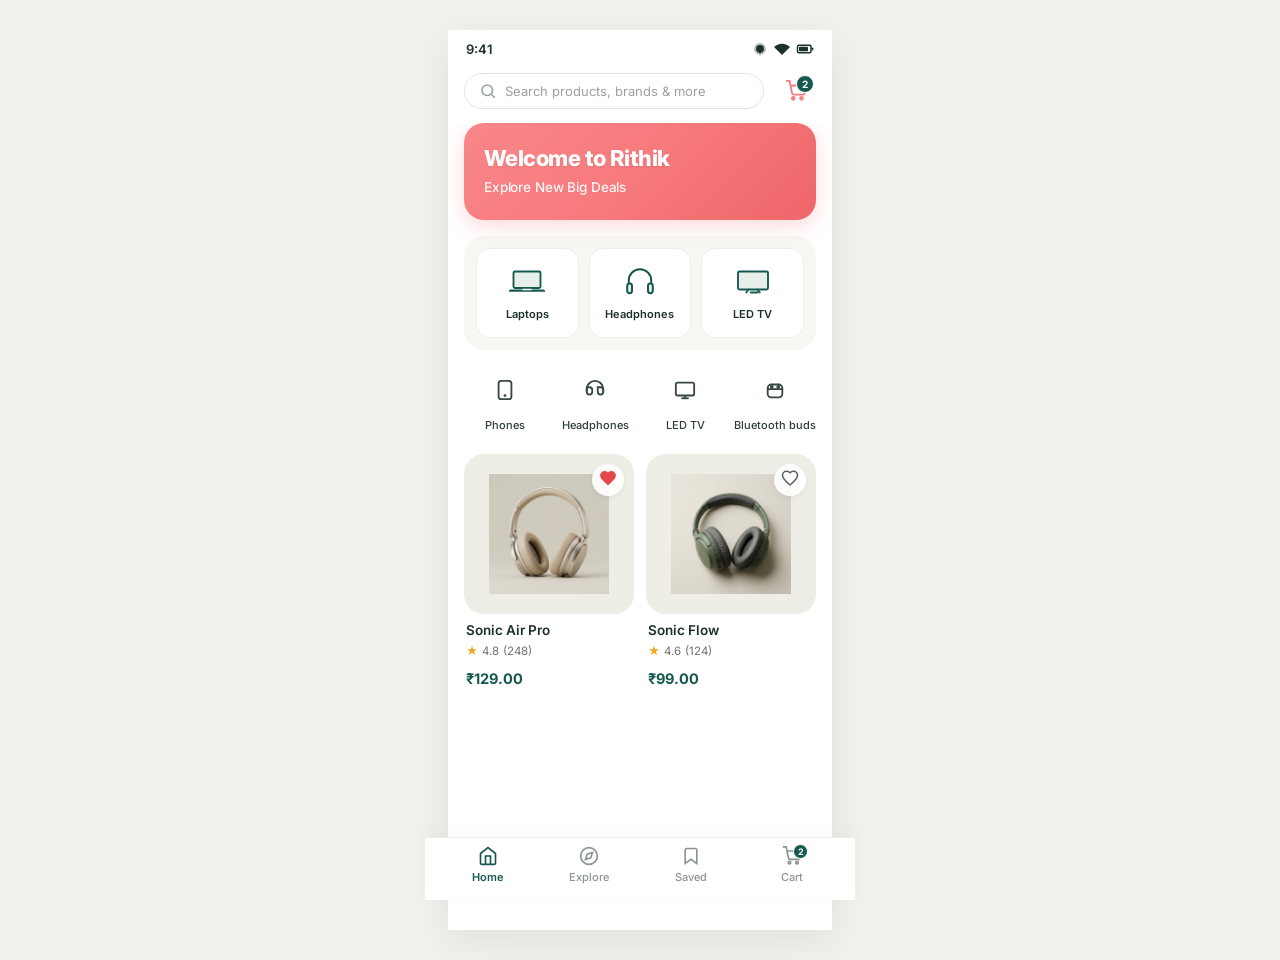
<file: index.html>
<!DOCTYPE html>
<html lang="en">
<head>
  <meta charset="UTF-8">
  <meta http-equiv="refresh" content="0; url=sonic-electronics/index.html">
  <title>Sonic Electronics</title>
  <script>
    window.location.replace("sonic-electronics/index.html");
  </script>
</head>
<body style="font-family: sans-serif; text-align: center; padding: 40px;">
  <p>Loading Sonic Electronics...</p>
  <p><a href="sonic-electronics/index.html">Click here if you are not redirected automatically.</a></p>
</body>
</html>
</file>
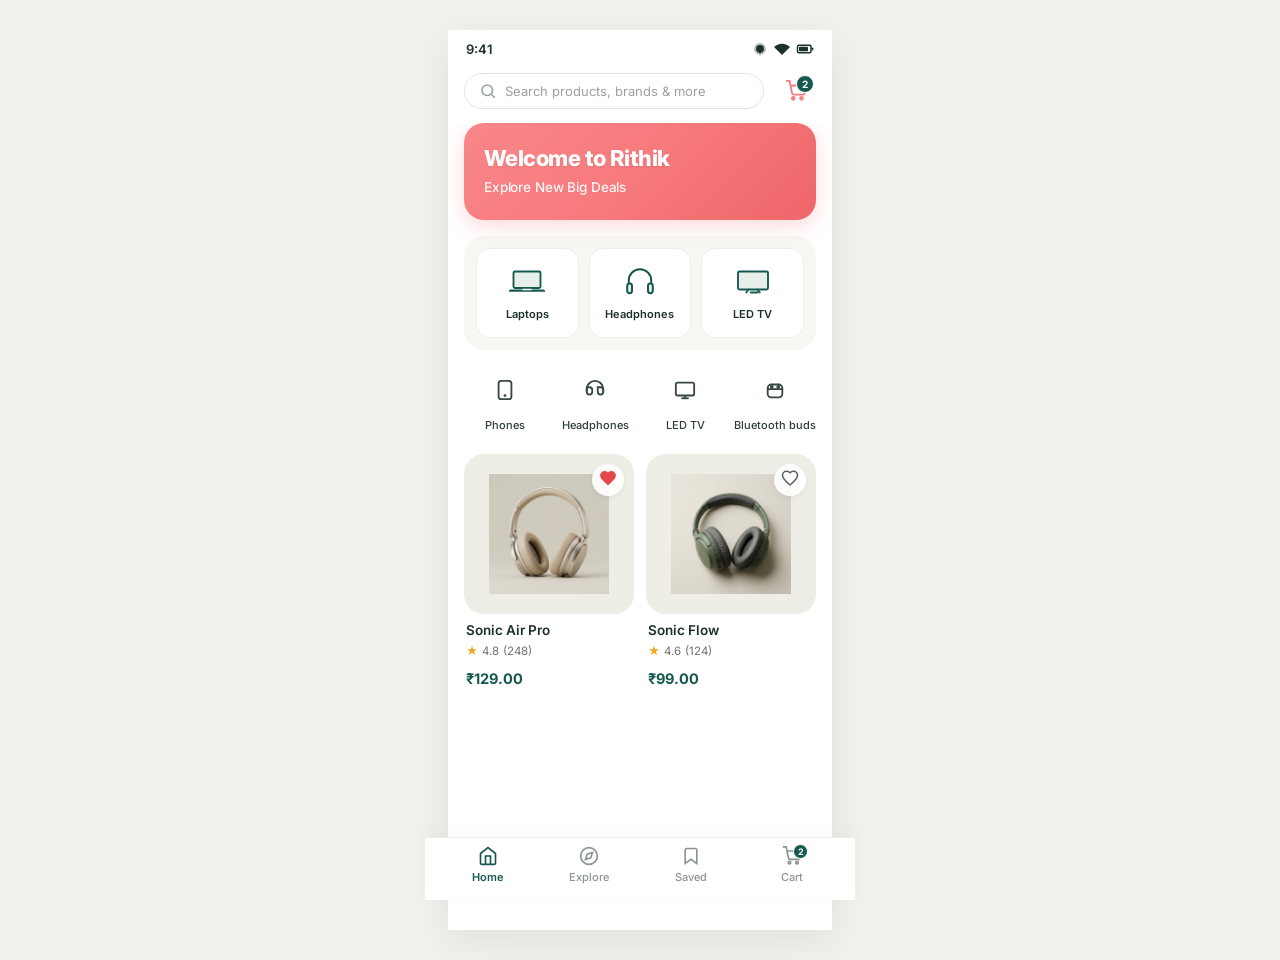
<file: sonic-electronics/index.html>
<!DOCTYPE html>
<html lang="en">
<head>
  <meta charset="UTF-8">
  <meta name="viewport" content="width=device-width, initial-scale=1.0">
  <meta name="description" content="Sonic Electronics — Explore high-fidelity wireless headphones, premium audio gear, and exclusive deals.">
  <title>Sonic Electronics — Home</title>
  <link rel="stylesheet" href="css/style.css">
  <script src="js/products-data.js" defer></script>
  <script src="js/state.js" defer></script>
  <script src="js/common.js" defer></script>
  <script src="js/home.js" defer></script>
</head>
<body>
  <div class="app-viewport">
    
    <!-- Top Mobile Status Bar (Figma Reference) -->
    <header class="status-bar" aria-label="System status">
      <span class="status-time">9:41</span>
      <div class="status-icons">
        <svg viewBox="0 0 24 24" fill="currentColor" width="16" height="16" aria-hidden="true">
          <path d="M12 3c-4.97 0-9 4.03-9 9 0 2.12.74 4.07 1.97 5.61L12 22l7.03-4.39C20.26 16.07 21 14.12 21 12c0-4.97-4.03-9-9-9z" opacity="0.3"/>
          <path d="M12 6a6 6 0 00-6 6c0 1.48.54 2.84 1.43 3.9L12 18.7l4.57-2.8A5.96 5.96 0 0018 12a6 6 0 00-6-6z"/>
        </svg>
        <svg viewBox="0 0 24 24" fill="currentColor" width="16" height="16" aria-hidden="true">
          <path d="M12 4C7.31 4 3.07 5.9 0 8.98L12 21 24 8.98C20.93 5.9 16.69 4 12 4z"/>
        </svg>
        <svg viewBox="0 0 24 24" fill="currentColor" width="18" height="18" aria-hidden="true">
          <rect x="2" y="7" width="18" height="10" rx="2" fill="none" stroke="currentColor" stroke-width="2"/>
          <rect x="4" y="9" width="12" height="6" rx="1"/>
          <path d="M22 11v2" stroke="currentColor" stroke-width="2" stroke-linecap="round"/>
        </svg>
      </div>
    </header>

    <!-- Main Site Header with Search Bar and Cart -->
    <header class="site-header">
      <div class="search-box-wrapper">
        <span class="search-icon" aria-hidden="true">
          <svg viewBox="0 0 24 24" fill="none" stroke="currentColor" stroke-width="2.2" width="18" height="18">
            <circle cx="11" cy="11" r="7"/>
            <line x1="21" y1="21" x2="16.65" y2="16.65"/>
          </svg>
        </span>
        <input 
          type="search" 
          id="home-search-input"
          class="header-search-input" 
          placeholder="Search products, brands & more" 
          aria-label="Search products, brands and more"
        >
      </div>
      <a href="cart.html" class="cart-icon-btn" aria-label="Shopping Cart">
        <svg viewBox="0 0 24 24" fill="none" stroke="currentColor" stroke-width="2" width="22" height="22">
          <circle cx="9" cy="20" r="1.5"/>
          <circle cx="18" cy="20" r="1.5"/>
          <path d="M1 1h4l2.68 13.39a2 2 0 0 0 2 1.61h9.72a2 2 0 0 0 2-1.61L23 6H6"/>
        </svg>
        <span class="cart-badge" data-cart-badge style="display: none;">0</span>
      </a>
    </header>

    <!-- Home Scrollable Content -->
    <main class="home-container">
      
      <!-- Coral Promotional Banner -->
      <section class="welcome-banner" aria-label="Welcome announcement">
        <h1>Welcome to Rithik</h1>
        <p>Explore New Big Deals</p>
      </section>

      <!-- Category Showcase Section -->
      <section class="category-showcase" aria-label="Product categories">
        
        <!-- Top category tiles container -->
        <div class="category-top-cards">
          <a href="products.html?category=Laptops" class="cat-top-card" data-category-target="Laptops" aria-label="View Laptops">
            <div class="cat-visual">
              <svg viewBox="0 0 48 36" width="36" height="28" fill="none">
                <rect x="6" y="4" width="36" height="22" rx="2" stroke="#17594F" stroke-width="2.5" fill="#E7EFEB"/>
                <path d="M2 28h44a2 2 0 0 1 2 2v1H0v-1a2 2 0 0 1 2-2z" fill="#17594F"/>
                <line x1="18" y1="28" x2="30" y2="28" stroke="#FFFFFF" stroke-width="2"/>
              </svg>
            </div>
            <span>Laptops</span>
          </a>

          <a href="products.html?category=Headphones" class="cat-top-card" data-category-target="Headphones" aria-label="View Headphones">
            <div class="cat-visual">
              <svg viewBox="0 0 40 40" width="32" height="32" fill="none" stroke="#17594F" stroke-width="2.5">
                <path d="M6 22v-4a14 14 0 0 1 28 0v4"/>
                <rect x="4" y="22" width="6" height="12" rx="3" fill="#E7EFEB"/>
                <rect x="30" y="22" width="6" height="12" rx="3" fill="#E7EFEB"/>
              </svg>
            </div>
            <span>Headphones</span>
          </a>

          <a href="products.html?category=LED+TV" class="cat-top-card" data-category-target="LED TV" aria-label="View LED TV">
            <div class="cat-visual">
              <svg viewBox="0 0 48 36" width="36" height="28" fill="none">
                <rect x="4" y="4" width="40" height="24" rx="2" stroke="#17594F" stroke-width="2.5" fill="#E7EFEB"/>
                <path d="M18 28l-3 4m15-4l3 4m-12 0h9" stroke="#17594F" stroke-width="2.5" stroke-linecap="round"/>
              </svg>
            </div>
            <span>LED TV</span>
          </a>
        </div>

        <!-- Minimalist bottom icon category list -->
        <div class="category-minimal-list">
          <a href="products.html?category=Phones" class="cat-min-item" data-category-target="Phones">
            <div class="cat-min-icon">
              <svg viewBox="0 0 24 24" fill="none" stroke="currentColor" stroke-width="2" width="22" height="22">
                <rect x="5" y="2" width="14" height="20" rx="3"/>
                <line x1="12" y1="18" x2="12.01" y2="18" stroke-width="3" stroke-linecap="round"/>
              </svg>
            </div>
            <span class="cat-min-label">Phones</span>
          </a>

          <a href="products.html?category=Headphones" class="cat-min-item" data-category-target="Headphones">
            <div class="cat-min-icon">
              <svg viewBox="0 0 24 24" fill="none" stroke="currentColor" stroke-width="2" width="22" height="22">
                <path d="M3 14v-3a9 9 0 0 1 18 0v3"/>
                <path d="M3 14a3 3 0 0 0 3 3h0a3 3 0 0 0 3-3v-2a3 3 0 0 0-3-3H3v5zM15 14a3 3 0 0 0 3 3h0a3 3 0 0 0 3-3v-2a3 3 0 0 0-3-3h-3v5z"/>
              </svg>
            </div>
            <span class="cat-min-label">Headphones</span>
          </a>

          <a href="products.html?category=LED+TV" class="cat-min-item" data-category-target="LED TV">
            <div class="cat-min-icon">
              <svg viewBox="0 0 24 24" fill="none" stroke="currentColor" stroke-width="2" width="22" height="22">
                <rect x="2" y="4" width="20" height="14" rx="2"/>
                <line x1="8" y1="21" x2="16" y2="21"/>
                <line x1="12" y1="18" x2="12" y2="21"/>
              </svg>
            </div>
            <span class="cat-min-label">LED TV</span>
          </a>

          <a href="products.html?category=Bluetooth+Buds" class="cat-min-item" data-category-target="Bluetooth Buds">
            <div class="cat-min-icon">
              <svg viewBox="0 0 24 24" fill="none" stroke="currentColor" stroke-width="2" width="22" height="22">
                <rect x="4" y="6" width="16" height="14" rx="4"/>
                <path d="M4 11h16"/>
                <circle cx="8.5" cy="8.5" r="1" fill="currentColor"/>
                <circle cx="15.5" cy="8.5" r="1" fill="currentColor"/>
              </svg>
            </div>
            <span class="cat-min-label">Bluetooth buds</span>
          </a>
        </div>

      </section>

      <!-- Featured Headphone Products Section -->
      <section class="featured-products-section" aria-label="Featured Headphones">
        <div id="featured-products-grid" class="product-grid">
          <!-- Populated dynamically by js/home.js -->
        </div>
      </section>

    </main>

    <!-- Mobile Bottom Navigation Bar (Figma Reference) -->
    <nav class="bottom-nav-bar" aria-label="Bottom Navigation">
      <a href="index.html" class="bottom-nav-item active" data-nav="home">
        <svg viewBox="0 0 24 24" fill="none" stroke="currentColor" stroke-width="2" width="20" height="20">
          <path d="M3 9l9-7 9 7v11a2 2 0 0 1-2 2H5a2 2 0 0 1-2-2z"/>
          <polyline points="9 22 9 12 15 12 15 22"/>
        </svg>
        <span>Home</span>
      </a>

      <a href="products.html" class="bottom-nav-item" data-nav="explore">
        <svg viewBox="0 0 24 24" fill="none" stroke="currentColor" stroke-width="2" width="20" height="20">
          <circle cx="12" cy="12" r="10"/>
          <polygon points="16.24 7.76 14.12 14.12 7.76 16.24 9.88 9.88 16.24 7.76"/>
        </svg>
        <span>Explore</span>
      </a>

      <a href="products.html?filter=saved" class="bottom-nav-item" data-nav="saved">
        <svg viewBox="0 0 24 24" fill="none" stroke="currentColor" stroke-width="2" width="20" height="20">
          <path d="M19 21l-7-5-7 5V5a2 2 0 0 1 2-2h10a2 2 0 0 1 2 2z"/>
        </svg>
        <span>Saved</span>
      </a>

      <a href="cart.html" class="bottom-nav-item" data-nav="cart">
        <svg viewBox="0 0 24 24" fill="none" stroke="currentColor" stroke-width="2" width="20" height="20">
          <circle cx="9" cy="20" r="1.5"/>
          <circle cx="18" cy="20" r="1.5"/>
          <path d="M1 1h4l2.68 13.39a2 2 0 0 0 2 1.61h9.72a2 2 0 0 0 2-1.61L23 6H6"/>
        </svg>
        <span>Cart</span>
        <span class="bottom-nav-badge" data-cart-badge style="display: none;">0</span>
      </a>
    </nav>

  </div>
</body>
</html>
</file>
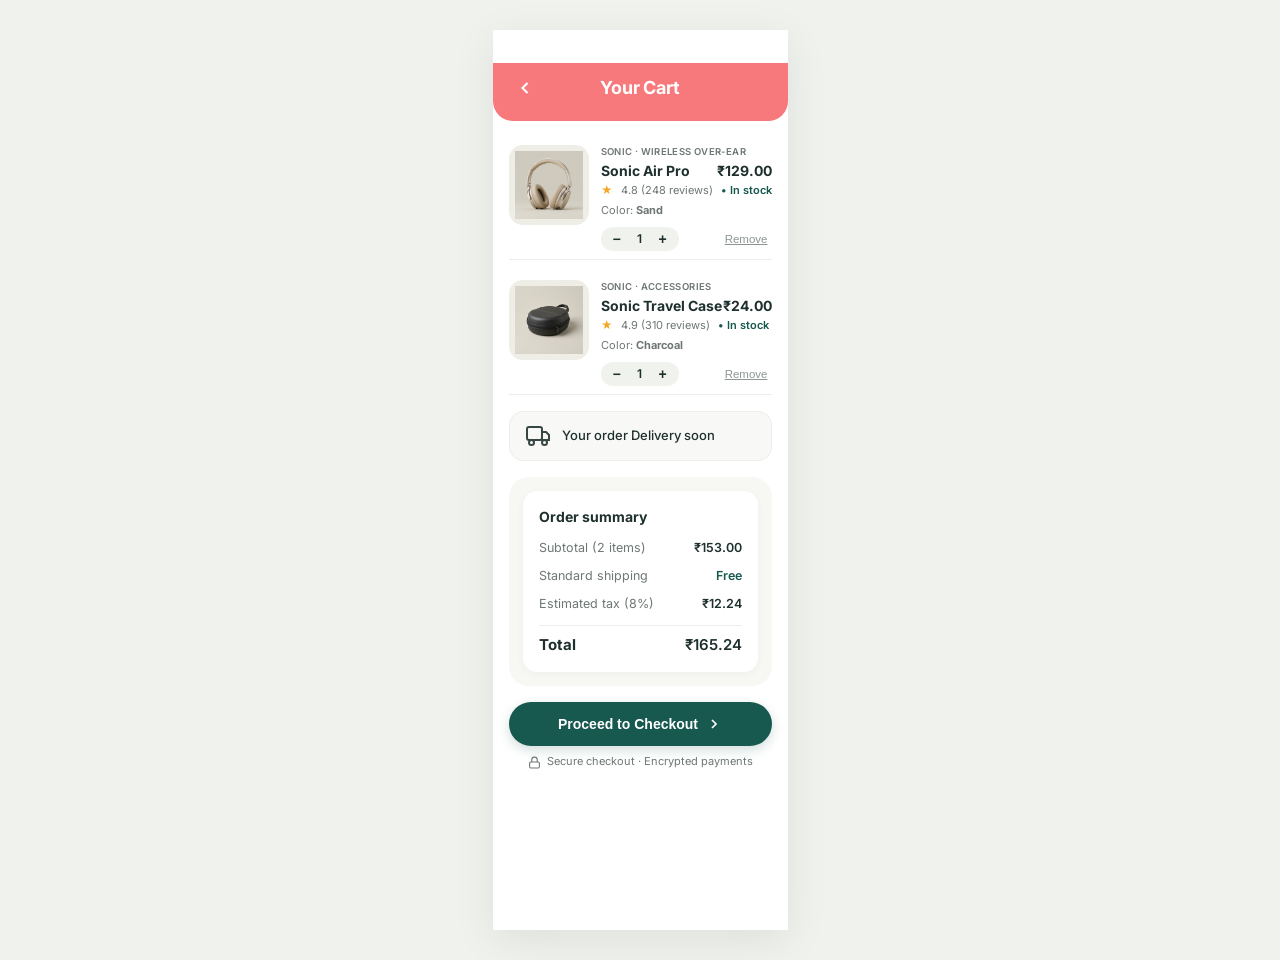
<file: sonic-electronics/cart.html>
<!DOCTYPE html>
<html lang="en">
<head>
  <meta charset="UTF-8">
  <meta name="viewport" content="width=device-width, initial-scale=1.0">
  <meta name="description" content="Sonic Electronics — Review your shopping cart, manage quantities, and proceed to secure checkout.">
  <title>Sonic Electronics — Your Cart</title>
  <link rel="stylesheet" href="css/style.css">
  <script src="js/products-data.js" defer></script>
  <script src="js/state.js" defer></script>
  <script src="js/common.js" defer></script>
  <script src="js/cart.js" defer></script>
</head>
<body>
  <div class="app-viewport">
    
    <!-- Top Mobile Status Bar in White over Coral -->
    <header class="status-bar coral-header" aria-label="System status">
      <span class="status-time">9:41</span>
      <div class="status-icons">
        <svg viewBox="0 0 24 24" fill="currentColor" width="16" height="16" aria-hidden="true">
          <path d="M12 3c-4.97 0-9 4.03-9 9 0 2.12.74 4.07 1.97 5.61L12 22l7.03-4.39C20.26 16.07 21 14.12 21 12c0-4.97-4.03-9-9-9z" opacity="0.4"/>
          <path d="M12 6a6 6 0 00-6 6c0 1.48.54 2.84 1.43 3.9L12 18.7l4.57-2.8A5.96 5.96 0 0018 12a6 6 0 00-6-6z"/>
        </svg>
        <svg viewBox="0 0 24 24" fill="currentColor" width="16" height="16" aria-hidden="true">
          <path d="M12 4C7.31 4 3.07 5.9 0 8.98L12 21 24 8.98C20.93 5.9 16.69 4 12 4z"/>
        </svg>
        <svg viewBox="0 0 24 24" fill="currentColor" width="18" height="18" aria-hidden="true">
          <rect x="2" y="7" width="18" height="10" rx="2" fill="none" stroke="currentColor" stroke-width="2"/>
          <rect x="4" y="9" width="12" height="6" rx="1"/>
          <path d="M22 11v2" stroke="currentColor" stroke-width="2" stroke-linecap="round"/>
        </svg>
      </div>
    </header>

    <!-- Coral Rounded Header (Figma Screen 4) -->
    <header class="coral-curved-header">
      <a href="products.html" class="coral-back-btn" aria-label="Go back to products">
        <svg viewBox="0 0 24 24" fill="none" stroke="currentColor" stroke-width="2.5" width="20" height="20">
          <polyline points="15 18 9 12 15 6"/>
        </svg>
      </a>
      <h1 class="coral-header-title">Your Cart</h1>
    </header>

    <!-- Cart Scrollable Content -->
    <main class="cart-content-container">
      
      <!-- Cart Items List -->
      <section class="cart-items-list" id="cart-items-container" aria-label="Items in your cart">
        <!-- Rendered dynamically by js/cart.js -->
      </section>

      <!-- Empty Cart Message (if all items removed) -->
      <div id="cart-empty-state" class="empty-cart-state" style="display: none;">
        <div class="empty-cart-icon">
          <svg viewBox="0 0 24 24" fill="none" stroke="currentColor" stroke-width="2" width="28" height="28">
            <circle cx="9" cy="20" r="1.5"/>
            <circle cx="18" cy="20" r="1.5"/>
            <path d="M1 1h4l2.68 13.39a2 2 0 0 0 2 1.61h9.72a2 2 0 0 0 2-1.61L23 6H6"/>
          </svg>
        </div>
        <h3 style="font-size: 16px; font-weight: 700;">Your cart is empty</h3>
        <p style="font-size: 12.5px; color: var(--secondary-text);">Explore our premium headphones and accessories to add items to your cart.</p>
        <a href="products.html" class="btn-primary-action" style="max-width: 200px; margin-top: 10px;">Browse Products</a>
      </div>

      <!-- Delivery Status Banner (Figma Screen 4) -->
      <section class="delivery-status-banner" aria-label="Delivery status">
        <div class="delivery-truck-icon">
          <svg viewBox="0 0 24 24" fill="none" stroke="currentColor" stroke-width="2" width="24" height="24">
            <rect x="1" y="3" width="15" height="13" rx="2"/>
            <polygon points="16 8 20 8 23 11 23 16 16 16 16 8"/>
            <circle cx="5.5" cy="18.5" r="2.5"/>
            <circle cx="18.5" cy="18.5" r="2.5"/>
          </svg>
        </div>
        <span class="delivery-status-text">Your order Delivery soon</span>
      </section>

      <!-- Order Summary Box inside Gray Container (Figma Screen 4) -->
      <section class="summary-container-box" id="cart-summary-box" aria-label="Order summary">
        <div class="summary-white-card">
          <h3 class="summary-card-title">Order summary</h3>
          
          <div class="summary-row">
            <span id="summary-subtotal-label">Subtotal (2 items)</span>
            <span class="summary-value" id="summary-subtotal-val">₹153.00</span>
          </div>

          <div class="summary-row">
            <span>Standard shipping</span>
            <span class="summary-value" id="summary-shipping-val">
              <span class="free-shipping-tag">Free</span>
            </span>
          </div>

          <div class="summary-row">
            <span>Estimated tax (8%)</span>
            <span class="summary-value" id="summary-tax-val">₹12.24</span>
          </div>

          <div class="summary-row total-row">
            <span>Total</span>
            <span class="summary-value" id="summary-total-val">₹165.24</span>
          </div>
        </div>
      </section>

      <!-- Checkout Actions -->
      <div id="checkout-action-wrap">
        <button type="button" class="btn-primary-action" id="btn-proceed-checkout">
          <span>Proceed to Checkout</span>
          <svg viewBox="0 0 24 24" fill="none" stroke="currentColor" stroke-width="2.5" width="16" height="16">
            <polyline points="9 18 15 12 9 6"/>
          </svg>
        </button>

        <div class="secure-checkout-label">
          <svg viewBox="0 0 24 24" fill="none" stroke="currentColor" stroke-width="2" width="13" height="13">
            <rect x="3" y="11" width="18" height="11" rx="2" ry="2"/>
            <path d="M7 11V7a5 5 0 0 1 10 0v4"/>
          </svg>
          <span>Secure checkout · Encrypted payments</span>
        </div>
      </div>

    </main>

    <!-- Checkout Modal Dialog -->
    <div class="modal-overlay" id="checkout-modal" role="dialog" aria-modal="true" aria-labelledby="checkout-title">
      <div class="checkout-sheet">
        <div class="sheet-header">
          <h3 id="checkout-title">Demo Checkout</h3>
          <button type="button" class="sheet-close-btn" id="checkout-modal-close" aria-label="Close modal">×</button>
        </div>

        <form id="demo-checkout-form">
          <div class="form-group">
            <label for="input-customer-name">Full Name</label>
            <input type="text" id="input-customer-name" class="form-control" value="Alex Morgan" required>
          </div>

          <div class="form-group">
            <label for="input-address">Delivery Address</label>
            <textarea id="input-address" class="form-control" rows="2" required>18 Spring St&#10;New York, NY 10012</textarea>
          </div>

          <div class="form-group">
            <label for="input-card">Demo Card Details</label>
            <input type="text" id="input-card" class="form-control" value="•••• •••• •••• 4242  (Demo)" disabled>
          </div>

          <p style="font-size: 11px; color: var(--secondary-text); margin-bottom: 16px;">
            This is a safe demonstration checkout flow. No real charges or payment credentials are processed.
          </p>

          <button type="submit" class="btn-primary-action">
            <span>Confirm Demo Payment</span>
            <svg viewBox="0 0 24 24" fill="none" stroke="currentColor" stroke-width="2.5" width="16" height="16">
              <polyline points="20 6 9 17 4 12"/>
            </svg>
          </button>
        </form>
      </div>
    </div>

  </div>
</body>
</html>
</file>
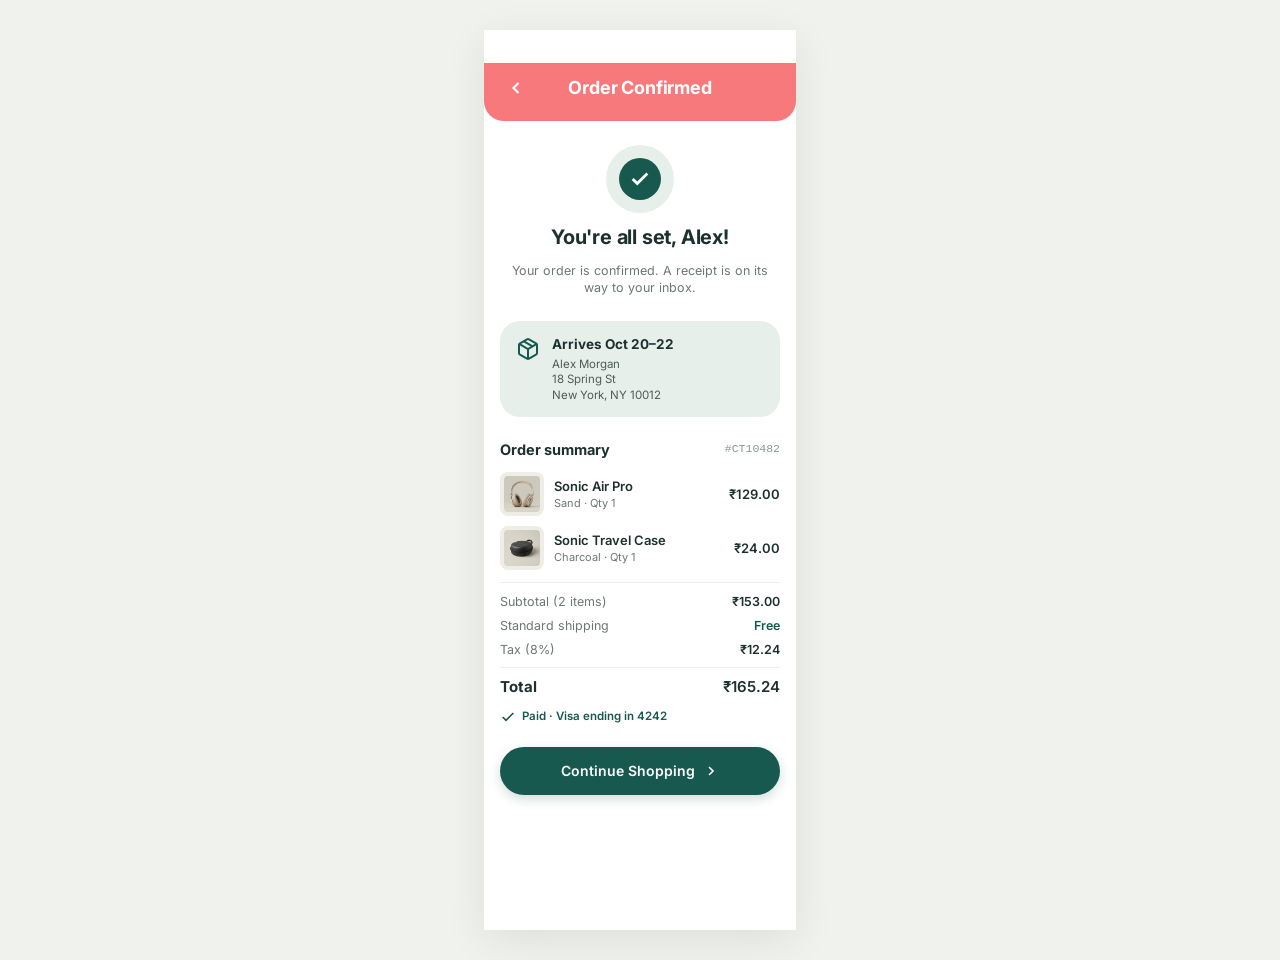
<file: sonic-electronics/order-confirmation.html>
<!DOCTYPE html>
<html lang="en">
<head>
  <meta charset="UTF-8">
  <meta name="viewport" content="width=device-width, initial-scale=1.0">
  <meta name="description" content="Sonic Electronics — Order Confirmation and delivery tracking summary.">
  <title>Sonic Electronics — Order Confirmed</title>
  <link rel="stylesheet" href="css/style.css">
  <script src="js/products-data.js" defer></script>
  <script src="js/state.js" defer></script>
  <script src="js/common.js" defer></script>
  <script src="js/order-confirmation.js" defer></script>
</head>
<body>
  <div class="app-viewport">
    
    <!-- Top Mobile Status Bar in White over Coral -->
    <header class="status-bar coral-header" aria-label="System status">
      <span class="status-time">9:41</span>
      <div class="status-icons">
        <svg viewBox="0 0 24 24" fill="currentColor" width="16" height="16" aria-hidden="true">
          <path d="M12 3c-4.97 0-9 4.03-9 9 0 2.12.74 4.07 1.97 5.61L12 22l7.03-4.39C20.26 16.07 21 14.12 21 12c0-4.97-4.03-9-9-9z" opacity="0.4"/>
          <path d="M12 6a6 6 0 00-6 6c0 1.48.54 2.84 1.43 3.9L12 18.7l4.57-2.8A5.96 5.96 0 0018 12a6 6 0 00-6-6z"/>
        </svg>
        <svg viewBox="0 0 24 24" fill="currentColor" width="16" height="16" aria-hidden="true">
          <path d="M12 4C7.31 4 3.07 5.9 0 8.98L12 21 24 8.98C20.93 5.9 16.69 4 12 4z"/>
        </svg>
        <svg viewBox="0 0 24 24" fill="currentColor" width="18" height="18" aria-hidden="true">
          <rect x="2" y="7" width="18" height="10" rx="2" fill="none" stroke="currentColor" stroke-width="2"/>
          <rect x="4" y="9" width="12" height="6" rx="1"/>
          <path d="M22 11v2" stroke="currentColor" stroke-width="2" stroke-linecap="round"/>
        </svg>
      </div>
    </header>

    <!-- Coral Rounded Header (Figma Screen 5) -->
    <header class="coral-curved-header">
      <a href="index.html" class="coral-back-btn" aria-label="Go to Home">
        <svg viewBox="0 0 24 24" fill="none" stroke="currentColor" stroke-width="2.5" width="20" height="20">
          <polyline points="15 18 9 12 15 6"/>
        </svg>
      </a>
      <h1 class="coral-header-title">Order Confirmed</h1>
    </header>

    <!-- Confirmation Content Container -->
    <main class="confirmation-container">
      
      <!-- Checkmark Success Hero Section -->
      <section class="success-badge-section" aria-label="Success confirmation">
        <div class="checkmark-circle-outer">
          <div class="checkmark-circle-inner">
            <svg viewBox="0 0 24 24" fill="none" stroke="currentColor" stroke-width="3" width="22" height="22">
              <polyline points="20 6 9 17 4 12"/>
            </svg>
          </div>
        </div>

        <h2 class="success-title" id="confirm-greeting">You're all set, Alex!</h2>
        <p class="success-subtitle">Your order is confirmed. A receipt is on its way to your inbox.</p>
      </section>

      <!-- Arrival Delivery Card (Figma Screen 5) -->
      <section class="arrival-info-card" aria-label="Estimated arrival">
        <div class="arrival-icon-box">
          <svg viewBox="0 0 24 24" fill="none" stroke="currentColor" stroke-width="2" width="24" height="24">
            <line x1="16.5" y1="9.4" x2="7.55" y2="4.24"/>
            <path d="M21 16V8a2 2 0 0 0-1-1.73l-7-4a2 2 0 0 0-2 0l-7 4A2 2 0 0 0 3 8v8a2 2 0 0 0 1 1.73l7 4a2 2 0 0 0 2 0l7-4A2 2 0 0 0 21 16z"/>
            <polyline points="3.27 6.96 12 12.01 20.73 6.96"/>
            <line x1="12" y1="22.08" x2="12" y2="12"/>
          </svg>
        </div>
        <div class="arrival-text-block">
          <span class="arrival-date-text" id="confirm-delivery-window">Arrives Oct 20–22</span>
          <span class="arrival-address-text" id="confirm-address">Alex Morgan · 18 Spring St&#10;New York, NY 10012</span>
        </div>
      </section>

      <!-- Order Summary Card (Figma Screen 5) -->
      <section class="confirm-summary-section" aria-label="Order summary breakdown">
        <div class="confirm-summary-header">
          <h4>Order summary</h4>
          <span class="confirm-order-id" id="confirm-order-id">#CT10482</span>
        </div>

        <!-- Purchased Items List -->
        <div class="confirm-items-list" id="confirm-items-list">
          <!-- Rendered dynamically by js/order-confirmation.js -->
        </div>

        <!-- Totals & Payment Breakdown -->
        <div class="confirm-totals-box">
          <div class="summary-row">
            <span>Subtotal (2 items)</span>
            <span class="summary-value" id="confirm-subtotal">₹153.00</span>
          </div>

          <div class="summary-row">
            <span>Standard shipping</span>
            <span class="summary-value" id="confirm-shipping">
              <span class="free-shipping-tag">Free</span>
            </span>
          </div>

          <div class="summary-row">
            <span>Tax (8%)</span>
            <span class="summary-value" id="confirm-tax">₹12.24</span>
          </div>

          <div class="summary-row total-row">
            <span>Total</span>
            <span class="summary-value" id="confirm-total">₹165.24</span>
          </div>

          <div class="payment-status-badge" id="confirm-payment-badge">
            <svg viewBox="0 0 24 24" fill="none" stroke="currentColor" stroke-width="2.5" width="16" height="16">
              <polyline points="20 6 9 17 4 12"/>
            </svg>
            <span>Paid · Visa ending in 4242</span>
          </div>
        </div>
      </section>

      <!-- Continue Shopping Button -->
      <a href="index.html" class="btn-primary-action" id="btn-continue-shopping">
        <span>Continue Shopping</span>
        <svg viewBox="0 0 24 24" fill="none" stroke="currentColor" stroke-width="2.5" width="16" height="16">
          <polyline points="9 18 15 12 9 6"/>
        </svg>
      </a>

    </main>

  </div>
</body>
</html>
</file>
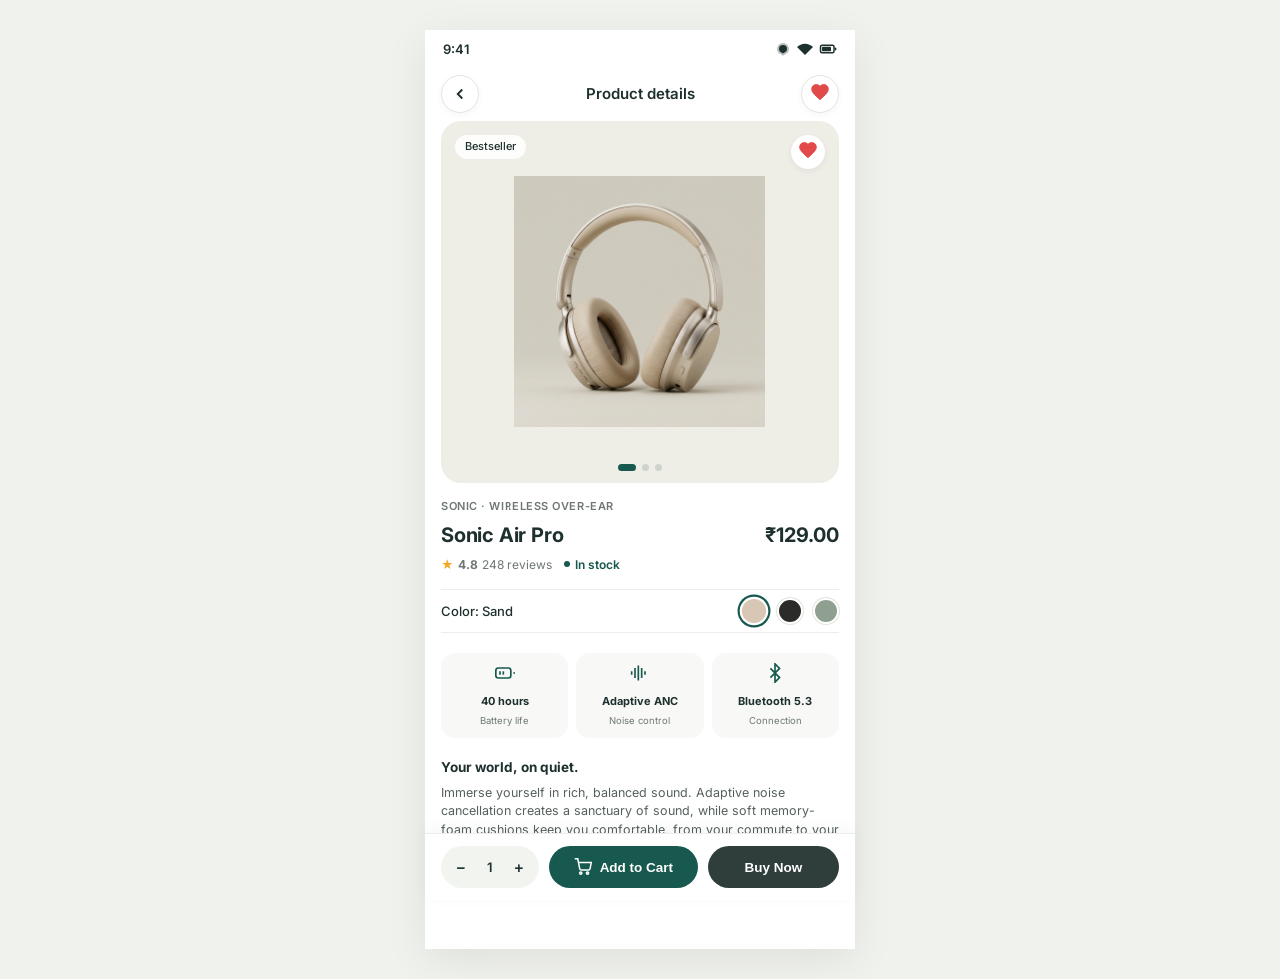
<file: sonic-electronics/product-details.html>
<!DOCTYPE html>
<html lang="en">
<head>
  <meta charset="UTF-8">
  <meta name="viewport" content="width=device-width, initial-scale=1.0">
  <meta name="description" content="Sonic Air Pro — Wireless Over-Ear Headphones with Adaptive Noise Cancellation and 40h battery.">
  <title>Sonic Electronics — Product Details</title>
  <link rel="stylesheet" href="css/style.css">
  <script src="js/products-data.js" defer></script>
  <script src="js/state.js" defer></script>
  <script src="js/common.js" defer></script>
  <script src="js/product-details.js" defer></script>
</head>
<body>
  <div class="app-viewport">
    
    <!-- Top Mobile Status Bar (Figma Reference) -->
    <header class="status-bar" aria-label="System status">
      <span class="status-time">9:41</span>
      <div class="status-icons">
        <svg viewBox="0 0 24 24" fill="currentColor" width="16" height="16" aria-hidden="true">
          <path d="M12 3c-4.97 0-9 4.03-9 9 0 2.12.74 4.07 1.97 5.61L12 22l7.03-4.39C20.26 16.07 21 14.12 21 12c0-4.97-4.03-9-9-9z" opacity="0.3"/>
          <path d="M12 6a6 6 0 00-6 6c0 1.48.54 2.84 1.43 3.9L12 18.7l4.57-2.8A5.96 5.96 0 0018 12a6 6 0 00-6-6z"/>
        </svg>
        <svg viewBox="0 0 24 24" fill="currentColor" width="16" height="16" aria-hidden="true">
          <path d="M12 4C7.31 4 3.07 5.9 0 8.98L12 21 24 8.98C20.93 5.9 16.69 4 12 4z"/>
        </svg>
        <svg viewBox="0 0 24 24" fill="currentColor" width="18" height="18" aria-hidden="true">
          <rect x="2" y="7" width="18" height="10" rx="2" fill="none" stroke="currentColor" stroke-width="2"/>
          <rect x="4" y="9" width="12" height="6" rx="1"/>
          <path d="M22 11v2" stroke="currentColor" stroke-width="2" stroke-linecap="round"/>
        </svg>
      </div>
    </header>

    <!-- Details Navigation Header (Figma Screen 3) -->
    <header class="details-header">
      <button type="button" class="circle-nav-btn" onclick="handleDetailBack()" aria-label="Go back">
        <svg viewBox="0 0 24 24" fill="none" stroke="currentColor" stroke-width="2.5" width="18" height="18">
          <polyline points="15 18 9 12 15 6"/>
        </svg>
      </button>

      <h1 class="details-title-heading">Product details</h1>

      <button 
        type="button" 
        class="circle-nav-btn" 
        id="top-wishlist-btn"
        data-wishlist-id="sonic-air-pro" 
        aria-label="Save to wishlist"
      >
        <span class="heart-icon">
          <svg viewBox="0 0 24 24" fill="none" stroke="currentColor" stroke-width="2" width="18" height="18">
            <path d="M12 21.35l-1.45-1.32C5.4 15.36 2 12.28 2 8.5 2 5.42 4.42 3 7.5 3c1.74 0 3.41.81 4.5 2.09C13.09 3.81 14.76 3 16.5 3 19.58 3 22 5.42 22 8.5c0 3.78-3.4 6.86-8.55 11.54L12 21.35z"/>
          </svg>
        </span>
      </button>
    </header>

    <!-- Details Content Container -->
    <main class="details-container">
      
      <!-- Large Rounded Hero Gallery Box -->
      <section class="details-hero-box" aria-label="Product image gallery">
        <span class="bestseller-badge" id="bestseller-badge">Bestseller</span>

        <button 
          type="button" 
          class="hero-wishlist-btn" 
          id="hero-wishlist-btn"
          data-wishlist-id="sonic-air-pro" 
          aria-label="Toggle wishlist"
        >
          <span class="heart-icon">
            <svg viewBox="0 0 24 24" fill="none" stroke="currentColor" stroke-width="2" width="18" height="18">
              <path d="M12 21.35l-1.45-1.32C5.4 15.36 2 12.28 2 8.5 2 5.42 4.42 3 7.5 3c1.74 0 3.41.81 4.5 2.09C13.09 3.81 14.76 3 16.5 3 19.58 3 22 5.42 22 8.5c0 3.78-3.4 6.86-8.55 11.54L12 21.35z"/>
            </svg>
          </span>
        </button>

        <img 
          id="details-hero-img" 
          src="assets/images/sonic-air-pro.jpg" 
          alt="Sonic Air Pro Wireless Headphones" 
          class="details-hero-img"
        />

        <!-- Pagination dots -->
        <div class="gallery-dots" aria-hidden="true">
          <div class="gallery-dot active"></div>
          <div class="gallery-dot"></div>
          <div class="gallery-dot"></div>
        </div>
      </section>

      <!-- Product Meta Block -->
      <section class="details-meta-block" aria-label="Product information">
        <span class="details-sub-category" id="details-sub-cat">SONIC · WIRELESS OVER-EAR</span>
        
        <div class="details-name-price-row">
          <h2 class="details-product-name" id="details-name">Sonic Air Pro</h2>
          <span class="details-product-price" id="details-price">₹129.00</span>
        </div>

        <div class="details-rating-stock-row">
          <div style="display: flex; align-items: center; gap: 4px;">
            <span class="star-icon">★</span>
            <strong id="details-rating">4.8</strong>
            <span id="details-reviews-count">(248 reviews)</span>
          </div>
          <span class="stock-indicator" id="details-stock">In stock</span>
        </div>
      </section>

      <!-- Color Selector -->
      <section class="color-picker-section" aria-label="Color options">
        <span class="color-picker-label" id="selected-color-label">Color: Sand</span>
        <div class="color-swatches-group" id="color-swatches-group">
          <!-- Rendered dynamically by js/product-details.js -->
        </div>
      </section>

      <!-- 3 Feature Highlight Pills -->
      <section class="features-pills-row" id="features-pills-row" aria-label="Product features">
        <!-- Rendered dynamically by js/product-details.js -->
      </section>

      <!-- Description Block -->
      <section class="details-description-block" aria-label="Product description">
        <h3 class="details-description-heading" id="details-tagline">Your world, on quiet.</h3>
        <p class="details-description-text" id="details-desc">
          Immerse yourself in rich, balanced sound. Adaptive noise cancellation creates a sanctuary of sound, while soft cushions keep you comfortable, from your commute to your last call.
        </p>
      </section>

    </main>

    <!-- Sticky Bottom Actions -->
    <div class="details-sticky-actions">
      <div class="qty-control" aria-label="Quantity selector">
        <button type="button" class="qty-btn" id="qty-minus-btn" aria-label="Decrease quantity">−</button>
        <span class="qty-display" id="qty-val">1</span>
        <button type="button" class="qty-btn" id="qty-plus-btn" aria-label="Increase quantity">+</button>
      </div>
      
      <button type="button" class="btn-add-to-cart" id="btn-add-to-cart">
        <svg viewBox="0 0 24 24" fill="none" stroke="currentColor" stroke-width="2" width="18" height="18">
          <circle cx="9" cy="20" r="1.5"/>
          <circle cx="18" cy="20" r="1.5"/>
          <path d="M1 1h4l2.68 13.39a2 2 0 0 0 2 1.61h9.72a2 2 0 0 0 2-1.61L23 6H6"/>
        </svg>
        <span>Add to Cart</span>
      </button>

      <button type="button" class="btn-add-to-cart" id="btn-buy-now" style="background-color: #2F3E3B; flex: 0.85;">
        <span>Buy Now</span>
      </button>
    </div>

  </div>
</body>
</html>
</file>
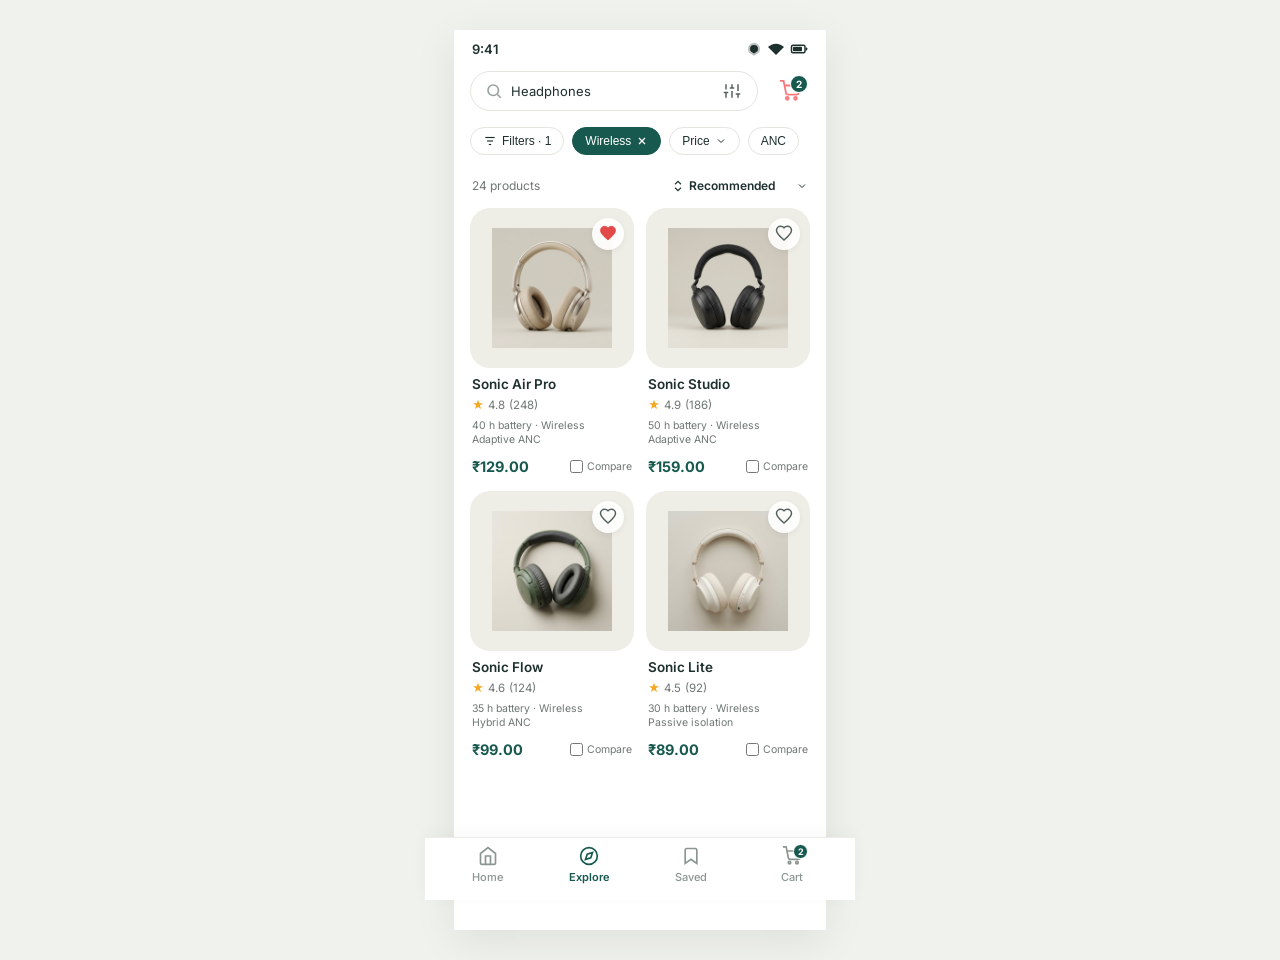
<file: sonic-electronics/products.html>
<!DOCTYPE html>
<html lang="en">
<head>
  <meta charset="UTF-8">
  <meta name="viewport" content="width=device-width, initial-scale=1.0">
  <meta name="description" content="Sonic Electronics — Explore wireless headphones, studio acoustics, and active noise cancelling audio gear.">
  <title>Sonic Electronics — Products</title>
  <link rel="stylesheet" href="css/style.css">
  <script src="js/products-data.js" defer></script>
  <script src="js/state.js" defer></script>
  <script src="js/common.js" defer></script>
  <script src="js/products.js" defer></script>
</head>
<body>
  <div class="app-viewport">
    
    <!-- Top Mobile Status Bar (Figma Reference) -->
    <header class="status-bar" aria-label="System status">
      <span class="status-time">9:41</span>
      <div class="status-icons">
        <svg viewBox="0 0 24 24" fill="currentColor" width="16" height="16" aria-hidden="true">
          <path d="M12 3c-4.97 0-9 4.03-9 9 0 2.12.74 4.07 1.97 5.61L12 22l7.03-4.39C20.26 16.07 21 14.12 21 12c0-4.97-4.03-9-9-9z" opacity="0.3"/>
          <path d="M12 6a6 6 0 00-6 6c0 1.48.54 2.84 1.43 3.9L12 18.7l4.57-2.8A5.96 5.96 0 0018 12a6 6 0 00-6-6z"/>
        </svg>
        <svg viewBox="0 0 24 24" fill="currentColor" width="16" height="16" aria-hidden="true">
          <path d="M12 4C7.31 4 3.07 5.9 0 8.98L12 21 24 8.98C20.93 5.9 16.69 4 12 4z"/>
        </svg>
        <svg viewBox="0 0 24 24" fill="currentColor" width="18" height="18" aria-hidden="true">
          <rect x="2" y="7" width="18" height="10" rx="2" fill="none" stroke="currentColor" stroke-width="2"/>
          <rect x="4" y="9" width="12" height="6" rx="1"/>
          <path d="M22 11v2" stroke="currentColor" stroke-width="2" stroke-linecap="round"/>
        </svg>
      </div>
    </header>

    <!-- Header with Search and Cart -->
    <header class="site-header">
      <div class="search-box-wrapper">
        <span class="search-icon" aria-hidden="true">
          <svg viewBox="0 0 24 24" fill="none" stroke="currentColor" stroke-width="2.2" width="18" height="18">
            <circle cx="11" cy="11" r="7"/>
            <line x1="21" y1="21" x2="16.65" y2="16.65"/>
          </svg>
        </span>
        <input 
          type="search" 
          id="listing-search-input"
          class="header-search-input" 
          placeholder="Headphones" 
          value="Headphones"
          aria-label="Search products"
        >
        <button type="button" class="search-filter-toggle" id="search-filter-quick" aria-label="Filters">
          <svg viewBox="0 0 24 24" fill="none" stroke="currentColor" stroke-width="2" width="18" height="18">
            <line x1="4" y1="21" x2="4" y2="14"/>
            <line x1="4" y1="10" x2="4" y2="3"/>
            <line x1="12" y1="21" x2="12" y2="12"/>
            <line x1="12" y1="8" x2="12" y2="3"/>
            <line x1="20" y1="21" x2="20" y2="16"/>
            <line x1="20" y1="12" x2="20" y2="3"/>
            <line x1="1" y1="14" x2="7" y2="14"/>
            <line x1="9" y1="8" x2="15" y2="8"/>
            <line x1="17" y1="16" x2="23" y2="16"/>
          </svg>
        </button>
      </div>
      <a href="cart.html" class="cart-icon-btn" aria-label="Shopping Cart">
        <svg viewBox="0 0 24 24" fill="none" stroke="currentColor" stroke-width="2" width="22" height="22">
          <circle cx="9" cy="20" r="1.5"/>
          <circle cx="18" cy="20" r="1.5"/>
          <path d="M1 1h4l2.68 13.39a2 2 0 0 0 2 1.61h9.72a2 2 0 0 0 2-1.61L23 6H6"/>
        </svg>
        <span class="cart-badge" data-cart-badge style="display: none;">0</span>
      </a>
    </header>

    <!-- Listing Container -->
    <main class="listing-container">
      
      <!-- Filter Chips Row (Figma Screen 2) -->
      <section class="filter-chips-row" aria-label="Filters">
        <!-- Filters Popover Trigger -->
        <button type="button" class="filter-chip" id="chip-filters">
          <svg viewBox="0 0 24 24" fill="none" stroke="currentColor" stroke-width="2" width="14" height="14">
            <line x1="4" y1="6" x2="20" y2="6"/>
            <line x1="7" y1="12" x2="17" y2="12"/>
            <line x1="10" y1="18" x2="14" y2="18"/>
          </svg>
          <span>Filters · 1</span>
        </button>

        <!-- Wireless Active Filter Chip -->
        <button type="button" class="filter-chip active" id="chip-wireless" aria-pressed="true">
          <span>Wireless</span>
          <svg viewBox="0 0 24 24" fill="none" stroke="currentColor" stroke-width="2.5" width="12" height="12">
            <line x1="18" y1="6" x2="6" y2="18"/>
            <line x1="6" y1="6" x2="18" y2="18"/>
          </svg>
        </button>

        <!-- Price Filter Chip -->
        <button type="button" class="filter-chip" id="chip-price">
          <span>Price</span>
          <svg viewBox="0 0 24 24" fill="none" stroke="currentColor" stroke-width="2" width="12" height="12">
            <polyline points="6 9 12 15 18 9"/>
          </svg>
        </button>

        <!-- ANC Filter Chip -->
        <button type="button" class="filter-chip" id="chip-anc">
          <span>ANC</span>
        </button>
      </section>

      <!-- Products Count & Sorting Bar -->
      <section class="listing-meta-row" aria-label="Products count and sorting">
        <span id="products-count-label">24 products</span>
        <div class="sort-select-wrapper">
          <svg viewBox="0 0 24 24" fill="none" stroke="currentColor" stroke-width="2" width="14" height="14">
            <polyline points="7 15 12 20 17 15"/>
            <polyline points="7 9 12 4 17 9"/>
          </svg>
          <select id="listing-sort-select" aria-label="Sort products by">
            <option value="recommended" selected>Recommended</option>
            <option value="price-low">Price: Low to High</option>
            <option value="price-high">Price: High to Low</option>
            <option value="rating">Top Rated</option>
          </select>
          <svg viewBox="0 0 24 24" fill="none" stroke="currentColor" stroke-width="2" width="12" height="12" style="position: absolute; right: 0; pointer-events: none;">
            <polyline points="6 9 12 15 18 9"/>
          </svg>
        </div>
      </section>

      <!-- Product Listing 2-Column Grid -->
      <section class="product-listing-grid-section" aria-label="Headphones list">
        <div id="listing-products-grid" class="product-grid">
          <!-- Rendered dynamically by js/products.js -->
        </div>
      </section>

    </main>

    <!-- Bottom Navigation Bar -->
    <nav class="bottom-nav-bar" aria-label="Bottom Navigation">
      <a href="index.html" class="bottom-nav-item" data-nav="home">
        <svg viewBox="0 0 24 24" fill="none" stroke="currentColor" stroke-width="2" width="20" height="20">
          <path d="M3 9l9-7 9 7v11a2 2 0 0 1-2 2H5a2 2 0 0 1-2-2z"/>
          <polyline points="9 22 9 12 15 12 15 22"/>
        </svg>
        <span>Home</span>
      </a>

      <a href="products.html" class="bottom-nav-item active" data-nav="explore">
        <svg viewBox="0 0 24 24" fill="none" stroke="currentColor" stroke-width="2" width="20" height="20">
          <circle cx="12" cy="12" r="10"/>
          <polygon points="16.24 7.76 14.12 14.12 7.76 16.24 9.88 9.88 16.24 7.76"/>
        </svg>
        <span>Explore</span>
      </a>

      <a href="products.html?filter=saved" class="bottom-nav-item" data-nav="saved">
        <svg viewBox="0 0 24 24" fill="none" stroke="currentColor" stroke-width="2" width="20" height="20">
          <path d="M19 21l-7-5-7 5V5a2 2 0 0 1 2-2h10a2 2 0 0 1 2 2z"/>
        </svg>
        <span>Saved</span>
      </a>

      <a href="cart.html" class="bottom-nav-item" data-nav="cart">
        <svg viewBox="0 0 24 24" fill="none" stroke="currentColor" stroke-width="2" width="20" height="20">
          <circle cx="9" cy="20" r="1.5"/>
          <circle cx="18" cy="20" r="1.5"/>
          <path d="M1 1h4l2.68 13.39a2 2 0 0 0 2 1.61h9.72a2 2 0 0 0 2-1.61L23 6H6"/>
        </svg>
        <span>Cart</span>
        <span class="bottom-nav-badge" data-cart-badge style="display: none;">0</span>
      </a>
    </nav>

    <!-- Filter Modal Bottom Sheet -->
    <div class="filter-modal-backdrop" id="filter-modal" role="dialog" aria-modal="true" aria-labelledby="filter-heading">
      <div class="filter-modal-sheet">
        <div class="sheet-header">
          <h3 id="filter-heading">Filter Products</h3>
          <button type="button" class="sheet-close-btn" id="filter-modal-close" aria-label="Close filters">×</button>
        </div>
        
        <div style="display: flex; flex-direction: column; gap: 16px; margin-bottom: 24px;">
          <div>
            <label style="font-size: 13px; font-weight: 600; color: var(--dark-text); display: block; margin-bottom: 8px;">
              Max Price: <span id="price-slider-val" style="color: var(--primary-green); font-weight: 700;">₹200</span>
            </label>
            <input 
              type="range" 
              id="filter-price-slider" 
              min="30" 
              max="250" 
              step="10" 
              value="200" 
              style="width: 100%; accent-color: var(--primary-green);"
              oninput="document.getElementById('price-slider-val').textContent = '₹' + this.value"
            />
          </div>

          <div style="display: flex; gap: 10px;">
            <button type="button" class="btn-primary-action" id="filter-apply-btn" style="flex: 1;">Apply Filters</button>
            <button type="button" class="btn-primary-action" id="filter-reset-btn" style="flex: 1; background: #E7EFEB; color: var(--primary-green); box-shadow: none;">Reset</button>
          </div>
        </div>
      </div>
    </div>

  </div>
</body>
</html>
</file>
<file: sonic-electronics/css/style.css>
/* ==========================================================================
   Sonic Electronics - Core Stylesheet
   Modern, pixel-accurate reproduction of Figma mobile e-commerce design
   ========================================================================== */

@import url('https://fonts.googleapis.com/css2?family=Inter:wght@400;500;600;700;800&display=swap');

:root {
  --primary-green: #17594F;
  --primary-green-hover: #12473f;
  --dark-text: #1E302E;
  --secondary-text: #6E7772;
  --light-green: #E7EFEB;
  --image-bg: #EEEDE6;
  --main-bg: #FFFFFF;
  --cart-coral: #F7797C;
  --cart-coral-hover: #e86b6e;
  --border-color: #E3E5DE;
  --border-light: #ECEFE8;
  --card-bg-subtle: #F9FAF8;
  --accent-star: #F5A623;
  --danger: #E24A4A;
  --radius-sm: 8px;
  --radius-md: 14px;
  --radius-lg: 20px;
  --radius-pill: 9999px;
  --shadow-subtle: 0 4px 16px rgba(23, 89, 79, 0.06);
  --shadow-card: 0 2px 8px rgba(0, 0, 0, 0.04);
  --shadow-popover: 0 12px 36px rgba(0, 0, 0, 0.12);
  --font-family: 'Inter', -apple-system, BlinkMacSystemFont, 'Segoe UI', Roboto, sans-serif;
  --app-max-width: 430px;
}

/* --------------------------------------------------------------------------
   Reset & Global Base
   -------------------------------------------------------------------------- */
*, *::before, *::after {
  box-sizing: border-box;
  margin: 0;
  padding: 0;
  -webkit-tap-highlight-color: transparent;
}

html, body {
  font-family: var(--font-family);
  background-color: #F0F2ED;
  color: var(--dark-text);
  min-height: 100vh;
  display: flex;
  justify-content: center;
  align-items: flex-start;
  font-size: 14px;
  line-height: 1.45;
  -webkit-font-smoothing: antialiased;
  -moz-osx-font-smoothing: grayscale;
}

/* Device screen wrapper for mobile-first authenticity */
.app-viewport {
  width: 100%;
  max-width: var(--app-max-width);
  min-height: 100vh;
  background-color: var(--main-bg);
  position: relative;
  display: flex;
  flex-direction: column;
  box-shadow: 0 10px 40px rgba(0, 0, 0, 0.08);
  overflow-x: hidden;
}

@media (max-width: 480px) {
  .app-viewport {
    box-shadow: none;
    min-height: 100vh;
  }
}

/* --------------------------------------------------------------------------
   Status Bar (iPhone style top bar)
   -------------------------------------------------------------------------- */
.status-bar {
  display: flex;
  justify-content: space-between;
  align-items: center;
  padding: 10px 18px 4px 18px;
  font-size: 13px;
  font-weight: 600;
  color: var(--dark-text);
  background-color: transparent;
  z-index: 50;
}

.status-bar.coral-header {
  color: #FFFFFF;
}

.status-icons {
  display: flex;
  align-items: center;
  gap: 6px;
}

.status-icons svg {
  display: block;
}

/* --------------------------------------------------------------------------
   Common Header & Search Bar
   -------------------------------------------------------------------------- */
.site-header {
  padding: 8px 16px 12px 16px;
  display: flex;
  align-items: center;
  gap: 12px;
  background-color: var(--main-bg);
  position: sticky;
  top: 0;
  z-index: 40;
}

.search-box-wrapper {
  flex: 1;
  display: flex;
  align-items: center;
  background: #FFFFFF;
  border: 1px solid var(--border-color);
  border-radius: var(--radius-pill);
  padding: 8px 14px;
  gap: 8px;
  transition: border-color 0.2s ease, box-shadow 0.2s ease;
}

.search-box-wrapper:focus-within {
  border-color: var(--primary-green);
  box-shadow: 0 0 0 2px rgba(23, 89, 79, 0.12);
}

.search-icon {
  color: #9AA29D;
  display: flex;
  align-items: center;
}

.header-search-input {
  flex: 1;
  border: none;
  outline: none;
  background: transparent;
  font-family: inherit;
  font-size: 13px;
  color: var(--dark-text);
}

.header-search-input::placeholder {
  color: #9AA29D;
}

.search-filter-toggle {
  background: none;
  border: none;
  cursor: pointer;
  color: #55605B;
  display: flex;
  align-items: center;
  padding: 2px;
}

.cart-icon-btn {
  position: relative;
  display: flex;
  align-items: center;
  justify-content: center;
  width: 40px;
  height: 40px;
  border-radius: 50%;
  color: var(--cart-coral);
  background: transparent;
  border: none;
  cursor: pointer;
  text-decoration: none;
  transition: transform 0.15s ease;
}

.cart-icon-btn:hover {
  transform: scale(1.06);
}

.cart-badge {
  position: absolute;
  top: 4px;
  right: 2px;
  background-color: var(--primary-green);
  color: #FFFFFF;
  font-size: 10px;
  font-weight: 700;
  height: 18px;
  min-width: 18px;
  border-radius: 9px;
  display: flex;
  align-items: center;
  justify-content: center;
  padding: 0 4px;
  border: 1.5px solid #FFFFFF;
}

/* --------------------------------------------------------------------------
   Screen 1: Homepage Specifics
   -------------------------------------------------------------------------- */
.home-container {
  padding: 0 16px 84px 16px;
  display: flex;
  flex-direction: column;
  gap: 16px;
}

/* Coral Welcome Promo Banner */
.welcome-banner {
  background: linear-gradient(135deg, #F9878A 0%, #F7797C 50%, #EF6669 100%);
  border-radius: var(--radius-lg);
  padding: 22px 20px;
  color: #FFFFFF;
  position: relative;
  overflow: hidden;
  box-shadow: 0 6px 20px rgba(247, 121, 124, 0.28);
  transition: transform 0.2s ease;
}

.welcome-banner h1 {
  font-size: 22px;
  font-weight: 800;
  letter-spacing: -0.025em;
  line-height: 1.25;
  text-shadow: 0 1px 2px rgba(0, 0, 0, 0.08);
}

.welcome-banner p {
  font-size: 13.5px;
  font-weight: 500;
  margin-top: 6px;
  opacity: 0.95;
  letter-spacing: -0.01em;
}

/* Category Section */
.category-showcase {
  display: flex;
  flex-direction: column;
  gap: 14px;
}

.category-top-cards {
  background-color: #F7F7F4;
  border-radius: var(--radius-lg);
  padding: 12px;
  display: grid;
  grid-template-columns: repeat(3, 1fr);
  gap: 10px;
}

.cat-top-card {
  background-color: #FFFFFF;
  border-radius: var(--radius-md);
  padding: 14px 8px;
  display: flex;
  flex-direction: column;
  align-items: center;
  justify-content: center;
  text-decoration: none;
  color: var(--dark-text);
  border: 1px solid var(--border-light);
  transition: transform 0.2s ease, box-shadow 0.2s ease;
  min-height: 86px;
}

.cat-top-card:hover {
  transform: translateY(-2px);
  box-shadow: var(--shadow-card);
}

.cat-top-card .cat-visual {
  height: 38px;
  display: flex;
  align-items: center;
  justify-content: center;
  margin-bottom: 6px;
}

.cat-top-card span {
  font-size: 11px;
  font-weight: 600;
  color: var(--dark-text);
  text-align: center;
}

/* Minimalist bottom category line list */
.category-minimal-list {
  display: grid;
  grid-template-columns: repeat(4, 1fr);
  gap: 8px;
  padding: 4px 0;
}

.cat-min-item {
  display: flex;
  flex-direction: column;
  align-items: center;
  gap: 6px;
  text-decoration: none;
  color: var(--dark-text);
  transition: opacity 0.2s ease;
}

.cat-min-item:hover {
  opacity: 0.8;
}

.cat-min-icon {
  width: 44px;
  height: 44px;
  display: flex;
  align-items: center;
  justify-content: center;
  color: #374744;
}

.cat-min-label {
  font-size: 11px;
  font-weight: 500;
  color: #2F3E3B;
  text-align: center;
  white-space: nowrap;
}

/* --------------------------------------------------------------------------
   Product Cards & Grid (Screens 1 & 2)
   -------------------------------------------------------------------------- */
.product-grid {
  display: grid;
  grid-template-columns: repeat(2, 1fr);
  gap: 12px;
}

.product-card {
  background: transparent;
  display: flex;
  flex-direction: column;
  position: relative;
  cursor: pointer;
  height: 100%;
  transition: transform 0.18s ease;
}

.product-card:hover {
  transform: translateY(-2px);
}

.card-image-box {
  background-color: var(--image-bg);
  border-radius: var(--radius-lg);
  aspect-ratio: 1 / 1;
  height: 160px;
  width: 100%;
  display: flex;
  align-items: center;
  justify-content: center;
  position: relative;
  overflow: hidden;
  padding: 12px;
}

.card-image-box img {
  width: 100%;
  height: 100%;
  max-width: 88%;
  max-height: 88%;
  object-fit: contain;
  transition: transform 0.25s ease;
}

.product-card:hover .card-image-box img {
  transform: scale(1.05);
}

.card-wishlist-btn {
  position: absolute;
  top: 10px;
  right: 10px;
  width: 32px;
  height: 32px;
  border-radius: 50%;
  background-color: rgba(255, 255, 255, 0.9);
  border: none;
  display: flex;
  align-items: center;
  justify-content: center;
  cursor: pointer;
  z-index: 10;
  color: #53625C;
  box-shadow: 0 2px 6px rgba(0,0,0,0.06);
  transition: background-color 0.2s ease, transform 0.15s ease;
}

.card-wishlist-btn:hover {
  transform: scale(1.1);
  background-color: #FFFFFF;
}

.card-info {
  padding: 8px 2px 2px 2px;
  display: flex;
  flex-direction: column;
  flex: 1;
  gap: 3px;
}

.card-title {
  font-size: 13.5px;
  font-weight: 600;
  color: var(--dark-text);
  line-height: 1.3;
  min-height: 18px;
}

.card-rating-row {
  display: flex;
  align-items: center;
  gap: 4px;
  font-size: 11.5px;
  color: var(--secondary-text);
}

.star-icon {
  color: var(--accent-star);
  display: inline-flex;
}

.card-specs-text {
  font-size: 10.5px;
  color: var(--secondary-text);
  line-height: 1.35;
  margin-top: 2px;
  min-height: 28px;
}

.card-price-row {
  display: flex;
  align-items: center;
  justify-content: space-between;
  margin-top: auto;
  padding-top: 6px;
}

.card-price {
  font-size: 14.5px;
  font-weight: 700;
  color: var(--primary-green);
}

.card-compare-label {
  display: flex;
  align-items: center;
  gap: 4px;
  font-size: 10.5px;
  color: var(--secondary-text);
  cursor: pointer;
  user-select: none;
}

.card-compare-label input[type="checkbox"] {
  accent-color: var(--primary-green);
  cursor: pointer;
  width: 13px;
  height: 13px;
}

/* --------------------------------------------------------------------------
   Screen 2: Product Listing Specifics
   -------------------------------------------------------------------------- */
.listing-container {
  padding: 0 16px 84px 16px;
  display: flex;
  flex-direction: column;
  gap: 12px;
}

/* Filter Chips Bar */
.filter-chips-row {
  display: flex;
  align-items: center;
  gap: 8px;
  overflow-x: auto;
  padding: 4px 0 8px 0;
  scrollbar-width: none; /* Firefox */
}

.filter-chips-row::-webkit-scrollbar {
  display: none;
}

.filter-chip {
  display: inline-flex;
  align-items: center;
  gap: 5px;
  padding: 6px 12px;
  border-radius: var(--radius-pill);
  font-size: 12px;
  font-weight: 500;
  background-color: #FFFFFF;
  border: 1px solid var(--border-color);
  color: var(--dark-text);
  white-space: nowrap;
  cursor: pointer;
  transition: all 0.18s ease;
  user-select: none;
}

.filter-chip:hover {
  background-color: #F8F9F7;
  border-color: #CCD3CB;
}

.filter-chip.active {
  background-color: var(--primary-green);
  border-color: var(--primary-green);
  color: #FFFFFF;
}

.filter-chip.active svg {
  stroke: #FFFFFF;
}

/* Products Count & Sort Header */
.listing-meta-row {
  display: flex;
  justify-content: space-between;
  align-items: center;
  padding: 2px 2px;
  font-size: 12px;
  color: var(--secondary-text);
}

.sort-select-wrapper {
  display: flex;
  align-items: center;
  gap: 4px;
  cursor: pointer;
  position: relative;
  color: var(--dark-text);
  font-weight: 600;
}

.sort-select-wrapper select {
  appearance: none;
  background: transparent;
  border: none;
  font-family: inherit;
  font-size: 12px;
  font-weight: 600;
  color: var(--dark-text);
  cursor: pointer;
  padding-right: 14px;
  outline: none;
}

/* Compare floating bottom bar */
.compare-tray {
  position: fixed;
  bottom: 74px;
  left: 50%;
  transform: translateX(-50%);
  width: calc(100% - 32px);
  max-width: 400px;
  background-color: #FFFFFF;
  border-radius: var(--radius-md);
  box-shadow: var(--shadow-popover);
  border: 1px solid var(--border-color);
  padding: 10px 14px;
  display: flex;
  align-items: center;
  justify-content: space-between;
  z-index: 90;
  animation: slideUp 0.25s ease;
}

@keyframes slideUp {
  from { transform: translate(-50%, 20px); opacity: 0; }
  to { transform: translate(-50%, 0); opacity: 1; }
}

.compare-tray-items {
  display: flex;
  align-items: center;
  gap: 8px;
}

.compare-mini-thumb {
  width: 34px;
  height: 34px;
  border-radius: 6px;
  background-color: var(--image-bg);
  object-fit: contain;
  border: 1px solid var(--border-color);
}

.compare-btn-action {
  background-color: var(--primary-green);
  color: #FFFFFF;
  border: none;
  padding: 6px 14px;
  border-radius: var(--radius-pill);
  font-size: 12px;
  font-weight: 600;
  cursor: pointer;
}

/* Filter Modal */
.filter-modal-backdrop {
  position: fixed;
  inset: 0;
  background: rgba(0, 0, 0, 0.45);
  display: none;
  align-items: flex-end;
  justify-content: center;
  z-index: 100;
}

.filter-modal-backdrop.open {
  display: flex;
}

.filter-modal-sheet {
  background: #FFFFFF;
  width: 100%;
  max-width: var(--app-max-width);
  border-radius: 24px 24px 0 0;
  padding: 20px 20px 30px 20px;
  animation: sheetUp 0.25s ease;
}

@keyframes sheetUp {
  from { transform: translateY(100%); }
  to { transform: translateY(0); }
}

.sheet-header {
  display: flex;
  justify-content: space-between;
  align-items: center;
  margin-bottom: 18px;
}

.sheet-header h3 {
  font-size: 16px;
  font-weight: 700;
}

.sheet-close-btn {
  background: none;
  border: none;
  cursor: pointer;
  font-size: 20px;
  color: var(--secondary-text);
}

/* --------------------------------------------------------------------------
   Screen 3: Product Details Specifics
   -------------------------------------------------------------------------- */
.details-header {
  display: flex;
  align-items: center;
  justify-content: space-between;
  padding: 12px 16px 8px 16px;
  position: sticky;
  top: 0;
  background-color: var(--main-bg);
  z-index: 40;
}

.circle-nav-btn {
  width: 38px;
  height: 38px;
  border-radius: 50%;
  border: 1px solid var(--border-color);
  background: #FFFFFF;
  display: flex;
  align-items: center;
  justify-content: center;
  color: var(--dark-text);
  cursor: pointer;
  text-decoration: none;
  box-shadow: var(--shadow-card);
  transition: background-color 0.15s ease;
}

.circle-nav-btn:hover {
  background-color: #F8FAF7;
}

.details-title-heading {
  font-size: 15px;
  font-weight: 600;
  color: var(--dark-text);
}

.details-container {
  padding: 0 16px 90px 16px;
  display: flex;
  flex-direction: column;
  gap: 16px;
}

/* Gallery Hero Box */
.details-hero-box {
  background-color: var(--image-bg);
  border-radius: var(--radius-lg);
  aspect-ratio: 1.1 / 1;
  position: relative;
  display: flex;
  flex-direction: column;
  align-items: center;
  justify-content: center;
  padding: 20px;
  overflow: hidden;
}

.bestseller-badge {
  position: absolute;
  top: 14px;
  left: 14px;
  background-color: rgba(255, 255, 255, 0.85);
  backdrop-filter: blur(4px);
  padding: 4px 10px;
  border-radius: var(--radius-pill);
  font-size: 11px;
  font-weight: 500;
  color: var(--dark-text);
}

.hero-wishlist-btn {
  position: absolute;
  top: 14px;
  right: 14px;
  width: 34px;
  height: 34px;
  border-radius: 50%;
  background-color: #FFFFFF;
  border: none;
  display: flex;
  align-items: center;
  justify-content: center;
  cursor: pointer;
  box-shadow: 0 2px 6px rgba(0,0,0,0.06);
}

.details-hero-img {
  width: 78%;
  height: 78%;
  object-fit: contain;
  transition: opacity 0.2s ease, transform 0.25s ease;
}

.gallery-dots {
  position: absolute;
  bottom: 12px;
  display: flex;
  gap: 6px;
}

.gallery-dot {
  width: 7px;
  height: 7px;
  border-radius: 50%;
  background-color: #CCD3CB;
  transition: all 0.2s ease;
}

.gallery-dot.active {
  width: 18px;
  border-radius: 4px;
  background-color: var(--primary-green);
}

/* Product Meta Info */
.details-meta-block {
  display: flex;
  flex-direction: column;
  gap: 6px;
}

.details-sub-category {
  font-size: 11px;
  font-weight: 600;
  color: var(--secondary-text);
  letter-spacing: 0.05em;
  text-transform: uppercase;
}

.details-name-price-row {
  display: flex;
  align-items: center;
  justify-content: space-between;
}

.details-product-name {
  font-size: 20px;
  font-weight: 700;
  color: var(--dark-text);
  letter-spacing: -0.01em;
}

.details-product-price {
  font-size: 20px;
  font-weight: 700;
  color: var(--dark-text);
}

.details-rating-stock-row {
  display: flex;
  align-items: center;
  gap: 12px;
  font-size: 12px;
  color: var(--secondary-text);
}

.stock-indicator {
  display: inline-flex;
  align-items: center;
  gap: 5px;
  color: var(--primary-green);
  font-weight: 600;
}

.stock-indicator::before {
  content: "";
  display: inline-block;
  width: 6px;
  height: 6px;
  border-radius: 50%;
  background-color: var(--primary-green);
}

/* Color Swatches */
.color-picker-section {
  display: flex;
  align-items: center;
  justify-content: space-between;
  padding: 8px 0;
  border-top: 1px solid var(--border-light);
  border-bottom: 1px solid var(--border-light);
}

.color-picker-label {
  font-size: 13px;
  font-weight: 500;
  color: var(--dark-text);
}

.color-swatches-group {
  display: flex;
  align-items: center;
  gap: 10px;
}

.color-swatch-btn {
  width: 26px;
  height: 26px;
  border-radius: 50%;
  border: 2px solid #FFFFFF;
  box-shadow: 0 0 0 1px var(--border-color);
  cursor: pointer;
  transition: transform 0.15s ease, box-shadow 0.15s ease;
}

.color-swatch-btn.active {
  box-shadow: 0 0 0 2px var(--primary-green);
  transform: scale(1.1);
}

/* Feature 3-Pill Indicators */
.features-pills-row {
  display: grid;
  grid-template-columns: repeat(3, 1fr);
  gap: 8px;
  margin: 4px 0;
}

.feature-pill-card {
  background-color: #F8F9F6;
  border-radius: var(--radius-md);
  padding: 10px 8px;
  display: flex;
  flex-direction: column;
  align-items: center;
  text-align: center;
  gap: 4px;
}

.feature-pill-icon {
  color: var(--primary-green);
  margin-bottom: 2px;
}

.feature-pill-title {
  font-size: 11px;
  font-weight: 700;
  color: var(--dark-text);
}

.feature-pill-sub {
  font-size: 9.5px;
  color: var(--secondary-text);
}

/* Product Description */
.details-description-block {
  display: flex;
  flex-direction: column;
  gap: 6px;
}

.details-description-heading {
  font-size: 13.5px;
  font-weight: 700;
  color: var(--dark-text);
}

.details-description-text {
  font-size: 12.5px;
  color: #55605B;
  line-height: 1.5;
}

/* Sticky Action Bar at Bottom of Details */
.details-sticky-actions {
  position: fixed;
  bottom: 0;
  left: 50%;
  transform: translateX(-50%);
  width: 100%;
  max-width: var(--app-max-width);
  background-color: #FFFFFF;
  padding: 12px 16px;
  border-top: 1px solid var(--border-light);
  box-shadow: 0 -4px 16px rgba(0,0,0,0.04);
  display: flex;
  gap: 10px;
  z-index: 80;
}

.qty-control {
  display: flex;
  align-items: center;
  background-color: #F2F4F0;
  border-radius: var(--radius-pill);
  padding: 4px 8px;
  gap: 8px;
}

.qty-btn {
  background: none;
  border: none;
  width: 24px;
  height: 24px;
  border-radius: 50%;
  font-size: 15px;
  font-weight: 600;
  color: var(--dark-text);
  cursor: pointer;
  display: flex;
  align-items: center;
  justify-content: center;
}

.qty-display {
  font-size: 13px;
  font-weight: 600;
  min-width: 18px;
  text-align: center;
}

.btn-add-to-cart {
  flex: 1;
  background-color: var(--primary-green);
  color: #FFFFFF;
  border: none;
  border-radius: var(--radius-pill);
  padding: 12px 16px;
  font-size: 13.5px;
  font-weight: 600;
  cursor: pointer;
  display: flex;
  align-items: center;
  justify-content: center;
  gap: 8px;
  transition: background-color 0.2s ease, transform 0.1s ease;
}

.btn-add-to-cart:hover {
  background-color: var(--primary-green-hover);
}

.btn-add-to-cart:active {
  transform: scale(0.98);
}

/* --------------------------------------------------------------------------
   Screen 4: Shopping Cart Specifics
   -------------------------------------------------------------------------- */
.coral-curved-header {
  background-color: var(--cart-coral);
  border-radius: 0 0 var(--radius-lg) var(--radius-lg);
  padding: 12px 16px 20px 16px;
  color: #FFFFFF;
  position: relative;
  display: flex;
  align-items: center;
  justify-content: center;
  margin-bottom: 16px;
}

.coral-back-btn {
  position: absolute;
  left: 16px;
  color: #FFFFFF;
  text-decoration: none;
  display: flex;
  align-items: center;
  justify-content: center;
  width: 32px;
  height: 32px;
}

.coral-header-title {
  font-size: 18px;
  font-weight: 700;
  letter-spacing: -0.01em;
}

.cart-content-container {
  padding: 0 16px 30px 16px;
  display: flex;
  flex-direction: column;
  gap: 16px;
}

/* Cart Item Cards */
.cart-items-list {
  display: flex;
  flex-direction: column;
  gap: 12px;
}

.cart-item-card {
  display: flex;
  gap: 12px;
  padding: 8px 0;
  border-bottom: 1px solid var(--border-light);
}

.cart-item-thumb {
  width: 80px;
  height: 80px;
  border-radius: var(--radius-md);
  background-color: var(--image-bg);
  padding: 6px;
  display: flex;
  align-items: center;
  justify-content: center;
  flex-shrink: 0;
}

.cart-item-thumb img {
  max-width: 100%;
  max-height: 100%;
  object-fit: contain;
}

.cart-item-details {
  flex: 1;
  display: flex;
  flex-direction: column;
  gap: 2px;
}

.cart-item-subcat {
  font-size: 9.5px;
  font-weight: 600;
  color: var(--secondary-text);
  letter-spacing: 0.04em;
  text-transform: uppercase;
}

.cart-item-name-row {
  display: flex;
  justify-content: space-between;
  align-items: baseline;
}

.cart-item-name {
  font-size: 14px;
  font-weight: 700;
  color: var(--dark-text);
}

.cart-item-price {
  font-size: 14px;
  font-weight: 700;
  color: var(--dark-text);
}

.cart-item-meta {
  font-size: 11px;
  color: var(--secondary-text);
  display: flex;
  align-items: center;
  gap: 8px;
}

.cart-item-bottom-actions {
  display: flex;
  align-items: center;
  justify-content: space-between;
  margin-top: 6px;
}

.cart-qty-pill {
  display: inline-flex;
  align-items: center;
  background-color: #F0F2ED;
  border-radius: var(--radius-pill);
  padding: 2px 6px;
  gap: 6px;
}

.cart-qty-pill button {
  background: none;
  border: none;
  width: 20px;
  height: 20px;
  cursor: pointer;
  font-size: 14px;
  font-weight: 600;
  color: var(--dark-text);
  display: flex;
  align-items: center;
  justify-content: center;
}

.cart-qty-pill span {
  font-size: 12px;
  font-weight: 600;
  min-width: 14px;
  text-align: center;
}

.cart-remove-btn {
  background: none;
  border: none;
  color: #8C9690;
  font-size: 11.5px;
  cursor: pointer;
  text-decoration: underline;
  padding: 4px;
}

.cart-remove-btn:hover {
  color: var(--danger);
}

/* Delivery Status Banner */
.delivery-status-banner {
  background-color: #F8F9F6;
  border-radius: var(--radius-md);
  padding: 12px 16px;
  display: flex;
  align-items: center;
  gap: 12px;
  border: 1px solid var(--border-light);
}

.delivery-truck-icon {
  color: #374744;
  display: flex;
  align-items: center;
}

.delivery-status-text {
  font-size: 13px;
  font-weight: 500;
  color: var(--dark-text);
}

/* Order Summary Box */
.summary-container-box {
  background-color: #F7F7F4;
  border-radius: var(--radius-lg);
  padding: 14px;
}

.summary-white-card {
  background-color: #FFFFFF;
  border-radius: var(--radius-md);
  padding: 16px;
  display: flex;
  flex-direction: column;
  gap: 10px;
  box-shadow: var(--shadow-card);
}

.summary-card-title {
  font-size: 14px;
  font-weight: 700;
  color: var(--dark-text);
  margin-bottom: 2px;
}

.summary-row {
  display: flex;
  justify-content: space-between;
  align-items: center;
  font-size: 12.5px;
  color: var(--secondary-text);
}

.summary-row.total-row {
  font-size: 15px;
  font-weight: 700;
  color: var(--dark-text);
  border-top: 1px solid var(--border-light);
  padding-top: 8px;
  margin-top: 2px;
}

.summary-value {
  font-weight: 600;
  color: var(--dark-text);
}

.free-shipping-tag {
  color: var(--primary-green);
  font-weight: 600;
}

/* Primary Dark Green Action Button */
.btn-primary-action {
  width: 100%;
  background-color: var(--primary-green);
  color: #FFFFFF;
  border: none;
  border-radius: var(--radius-pill);
  padding: 14px 20px;
  font-size: 14px;
  font-weight: 600;
  cursor: pointer;
  display: flex;
  align-items: center;
  justify-content: center;
  gap: 8px;
  text-decoration: none;
  transition: background-color 0.2s ease, transform 0.1s ease;
  box-shadow: 0 4px 12px rgba(23, 89, 79, 0.2);
}

.btn-primary-action:hover {
  background-color: var(--primary-green-hover);
}

.btn-primary-action:active {
  transform: scale(0.99);
}

.secure-checkout-label {
  display: flex;
  align-items: center;
  justify-content: center;
  gap: 6px;
  font-size: 11px;
  color: var(--secondary-text);
  margin-top: 8px;
  text-align: center;
}

/* Empty Cart State */
.empty-cart-state {
  display: flex;
  flex-direction: column;
  align-items: center;
  justify-content: center;
  padding: 40px 20px;
  text-align: center;
  gap: 12px;
}

.empty-cart-icon {
  width: 60px;
  height: 60px;
  border-radius: 50%;
  background-color: #F0F2ED;
  display: flex;
  align-items: center;
  justify-content: center;
  color: var(--secondary-text);
}

/* --------------------------------------------------------------------------
   Screen 5: Order Confirmation Specifics
   -------------------------------------------------------------------------- */
.confirmation-container {
  padding: 0 16px 36px 16px;
  display: flex;
  flex-direction: column;
  gap: 16px;
}

.success-badge-section {
  display: flex;
  flex-direction: column;
  align-items: center;
  text-align: center;
  padding: 8px 0;
  gap: 10px;
}

.checkmark-circle-outer {
  width: 68px;
  height: 68px;
  border-radius: 50%;
  background-color: var(--light-green);
  display: flex;
  align-items: center;
  justify-content: center;
}

.checkmark-circle-inner {
  width: 42px;
  height: 42px;
  border-radius: 50%;
  background-color: var(--primary-green);
  color: #FFFFFF;
  display: flex;
  align-items: center;
  justify-content: center;
}

.success-title {
  font-size: 20px;
  font-weight: 700;
  color: var(--dark-text);
  letter-spacing: -0.01em;
}

.success-subtitle {
  font-size: 12.5px;
  color: var(--secondary-text);
  max-width: 280px;
  line-height: 1.4;
}

/* Arrival Delivery Card */
.arrival-info-card {
  background-color: var(--light-green);
  border-radius: var(--radius-lg);
  padding: 14px 16px;
  display: flex;
  gap: 12px;
  align-items: flex-start;
}

.arrival-icon-box {
  color: var(--primary-green);
  margin-top: 2px;
}

.arrival-text-block {
  display: flex;
  flex-direction: column;
  gap: 2px;
}

.arrival-date-text {
  font-size: 13.5px;
  font-weight: 700;
  color: var(--dark-text);
}

.arrival-address-text {
  font-size: 11.5px;
  color: #4C5D58;
  line-height: 1.35;
  white-space: pre-line;
}

/* Order Summary on Confirmation */
.confirm-summary-section {
  display: flex;
  flex-direction: column;
  gap: 12px;
  padding: 6px 0;
}

.confirm-summary-header {
  display: flex;
  justify-content: space-between;
  align-items: center;
}

.confirm-summary-header h4 {
  font-size: 14.5px;
  font-weight: 700;
  color: var(--dark-text);
}

.confirm-order-id {
  font-size: 11.5px;
  color: #8C9690;
  font-family: monospace;
}

.confirm-items-list {
  display: flex;
  flex-direction: column;
  gap: 10px;
}

.confirm-item-row {
  display: flex;
  align-items: center;
  justify-content: space-between;
  gap: 10px;
}

.confirm-item-left {
  display: flex;
  align-items: center;
  gap: 10px;
}

.confirm-item-thumb {
  width: 44px;
  height: 44px;
  border-radius: var(--radius-sm);
  background-color: var(--image-bg);
  padding: 4px;
  object-fit: contain;
}

.confirm-item-meta {
  display: flex;
  flex-direction: column;
}

.confirm-item-title {
  font-size: 13px;
  font-weight: 600;
  color: var(--dark-text);
}

.confirm-item-sub {
  font-size: 11px;
  color: var(--secondary-text);
}

.confirm-item-price {
  font-size: 13px;
  font-weight: 600;
  color: var(--dark-text);
}

.confirm-totals-box {
  border-top: 1px solid var(--border-light);
  padding-top: 10px;
  display: flex;
  flex-direction: column;
  gap: 6px;
}

.payment-status-badge {
  display: flex;
  align-items: center;
  gap: 6px;
  font-size: 11.5px;
  font-weight: 600;
  color: var(--primary-green);
  margin-top: 4px;
}

/* --------------------------------------------------------------------------
   Bottom Navigation Bar (Screens 1 & 2)
   -------------------------------------------------------------------------- */
.bottom-nav-bar {
  position: fixed;
  bottom: 0;
  left: 50%;
  transform: translateX(-50%);
  width: 100%;
  max-width: var(--app-max-width);
  background-color: #FFFFFF;
  border-top: 1px solid var(--border-light);
  display: flex;
  justify-content: space-around;
  align-items: center;
  padding: 8px 12px 14px 12px;
  z-index: 80;
  box-shadow: 0 -4px 16px rgba(0,0,0,0.03);
}

.bottom-nav-item {
  display: flex;
  flex-direction: column;
  align-items: center;
  justify-content: center;
  gap: 4px;
  color: #8C9690;
  text-decoration: none;
  font-size: 11px;
  font-weight: 500;
  position: relative;
  transition: color 0.15s ease;
  min-width: 56px;
}

.bottom-nav-item.active {
  color: var(--primary-green);
  font-weight: 600;
}

.bottom-nav-item.active svg {
  stroke: var(--primary-green);
}

.bottom-nav-badge {
  position: absolute;
  top: -2px;
  right: 12px;
  background-color: var(--primary-green);
  color: #FFFFFF;
  font-size: 9px;
  font-weight: 700;
  height: 15px;
  min-width: 15px;
  border-radius: 8px;
  display: flex;
  align-items: center;
  justify-content: center;
  padding: 0 3px;
  border: 1px solid #FFFFFF;
}

/* --------------------------------------------------------------------------
   Toast Notifications
   -------------------------------------------------------------------------- */
.toast-container {
  position: fixed;
  top: 20px;
  left: 50%;
  transform: translateX(-50%);
  width: calc(100% - 32px);
  max-width: 380px;
  z-index: 999;
  display: flex;
  flex-direction: column;
  gap: 8px;
  pointer-events: none;
}

.toast-item {
  background-color: #1E302E;
  color: #FFFFFF;
  border-radius: var(--radius-pill);
  padding: 10px 16px;
  display: flex;
  align-items: center;
  gap: 10px;
  font-size: 12.5px;
  font-weight: 500;
  box-shadow: 0 8px 24px rgba(0, 0, 0, 0.18);
  opacity: 0;
  transform: translateY(-16px);
  transition: all 0.25s cubic-bezier(0.16, 1, 0.3, 1);
}

.toast-item.visible {
  opacity: 1;
  transform: translateY(0);
}

.toast-item.toast-success .toast-icon {
  color: #48BB78;
}

.toast-item.toast-heart .toast-icon {
  color: #F7797C;
}

/* --------------------------------------------------------------------------
   Checkout Demo Modal
   -------------------------------------------------------------------------- */
.modal-overlay {
  position: fixed;
  inset: 0;
  background: rgba(0, 0, 0, 0.5);
  backdrop-filter: blur(2px);
  display: none;
  align-items: flex-end;
  justify-content: center;
  z-index: 120;
}

.modal-overlay.open {
  display: flex;
}

.checkout-sheet {
  background: #FFFFFF;
  width: 100%;
  max-width: var(--app-max-width);
  border-radius: 24px 24px 0 0;
  padding: 22px 20px 30px 20px;
  animation: sheetUp 0.25s ease;
  max-height: 85vh;
  overflow-y: auto;
}

.checkout-sheet h3 {
  font-size: 17px;
  font-weight: 700;
  margin-bottom: 14px;
}

.form-group {
  margin-bottom: 12px;
}

.form-group label {
  display: block;
  font-size: 11.5px;
  font-weight: 600;
  color: var(--secondary-text);
  margin-bottom: 4px;
}

.form-control {
  width: 100%;
  padding: 10px 12px;
  border-radius: var(--radius-sm);
  border: 1px solid var(--border-color);
  font-family: inherit;
  font-size: 13px;
  color: var(--dark-text);
  outline: none;
  background-color: #FAFAFA;
}

.form-control:focus {
  border-color: var(--primary-green);
  background-color: #FFFFFF;
}

/* Responsive Desktop Enhancements */
@media (min-width: 900px) {
  body {
    padding: 30px 0;
  }
}
</file>
